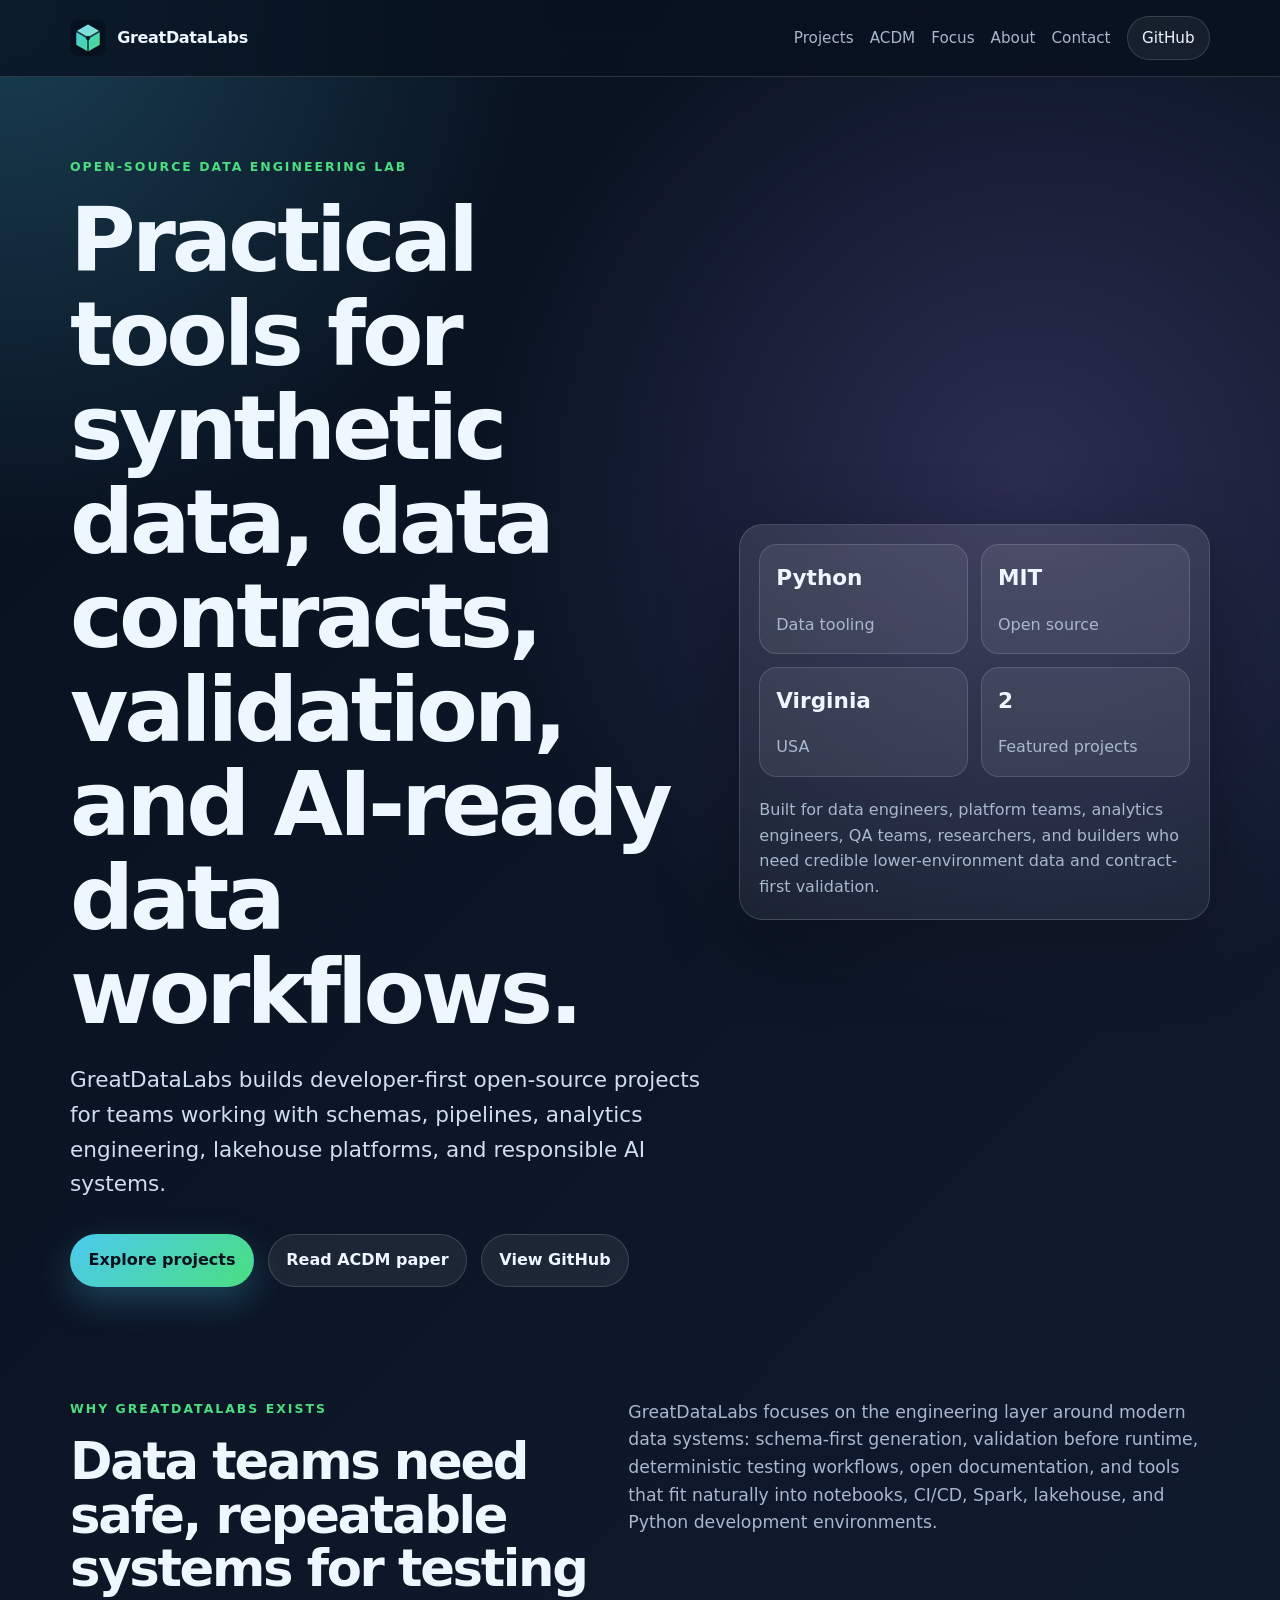
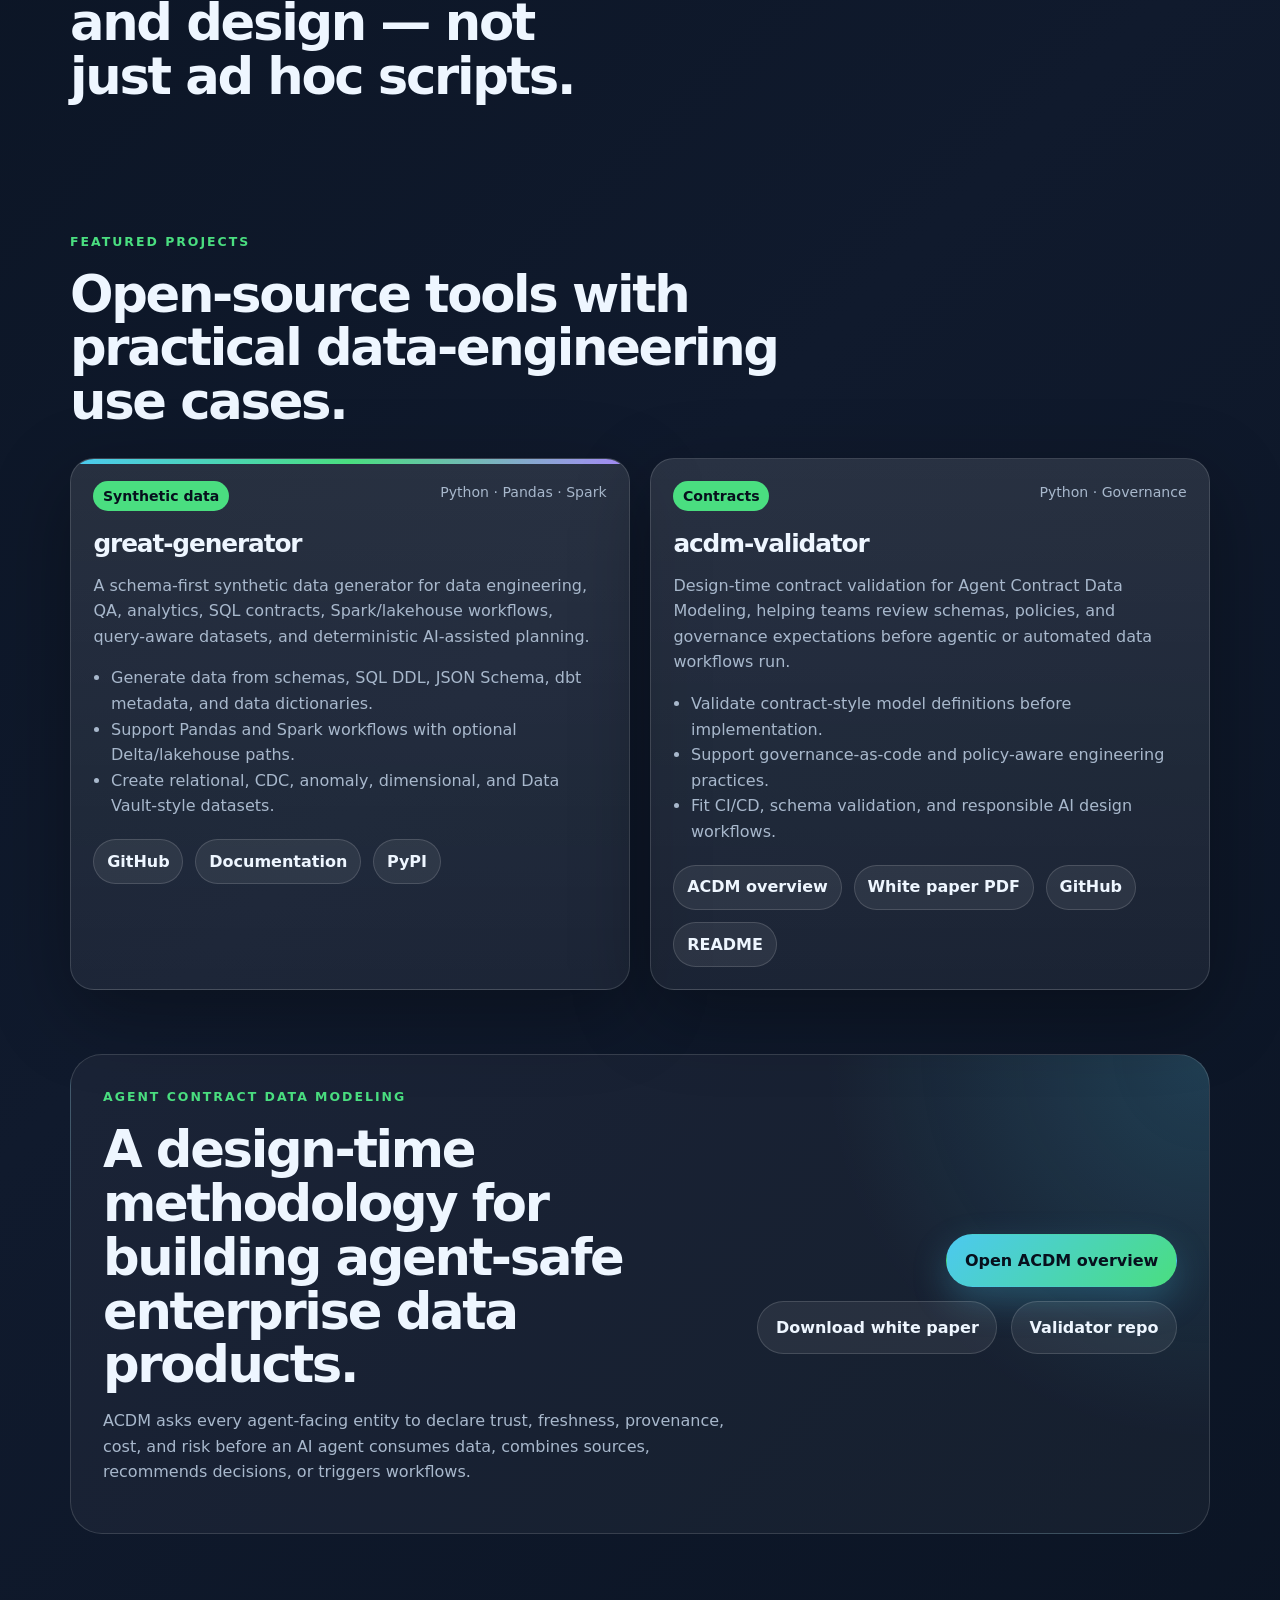
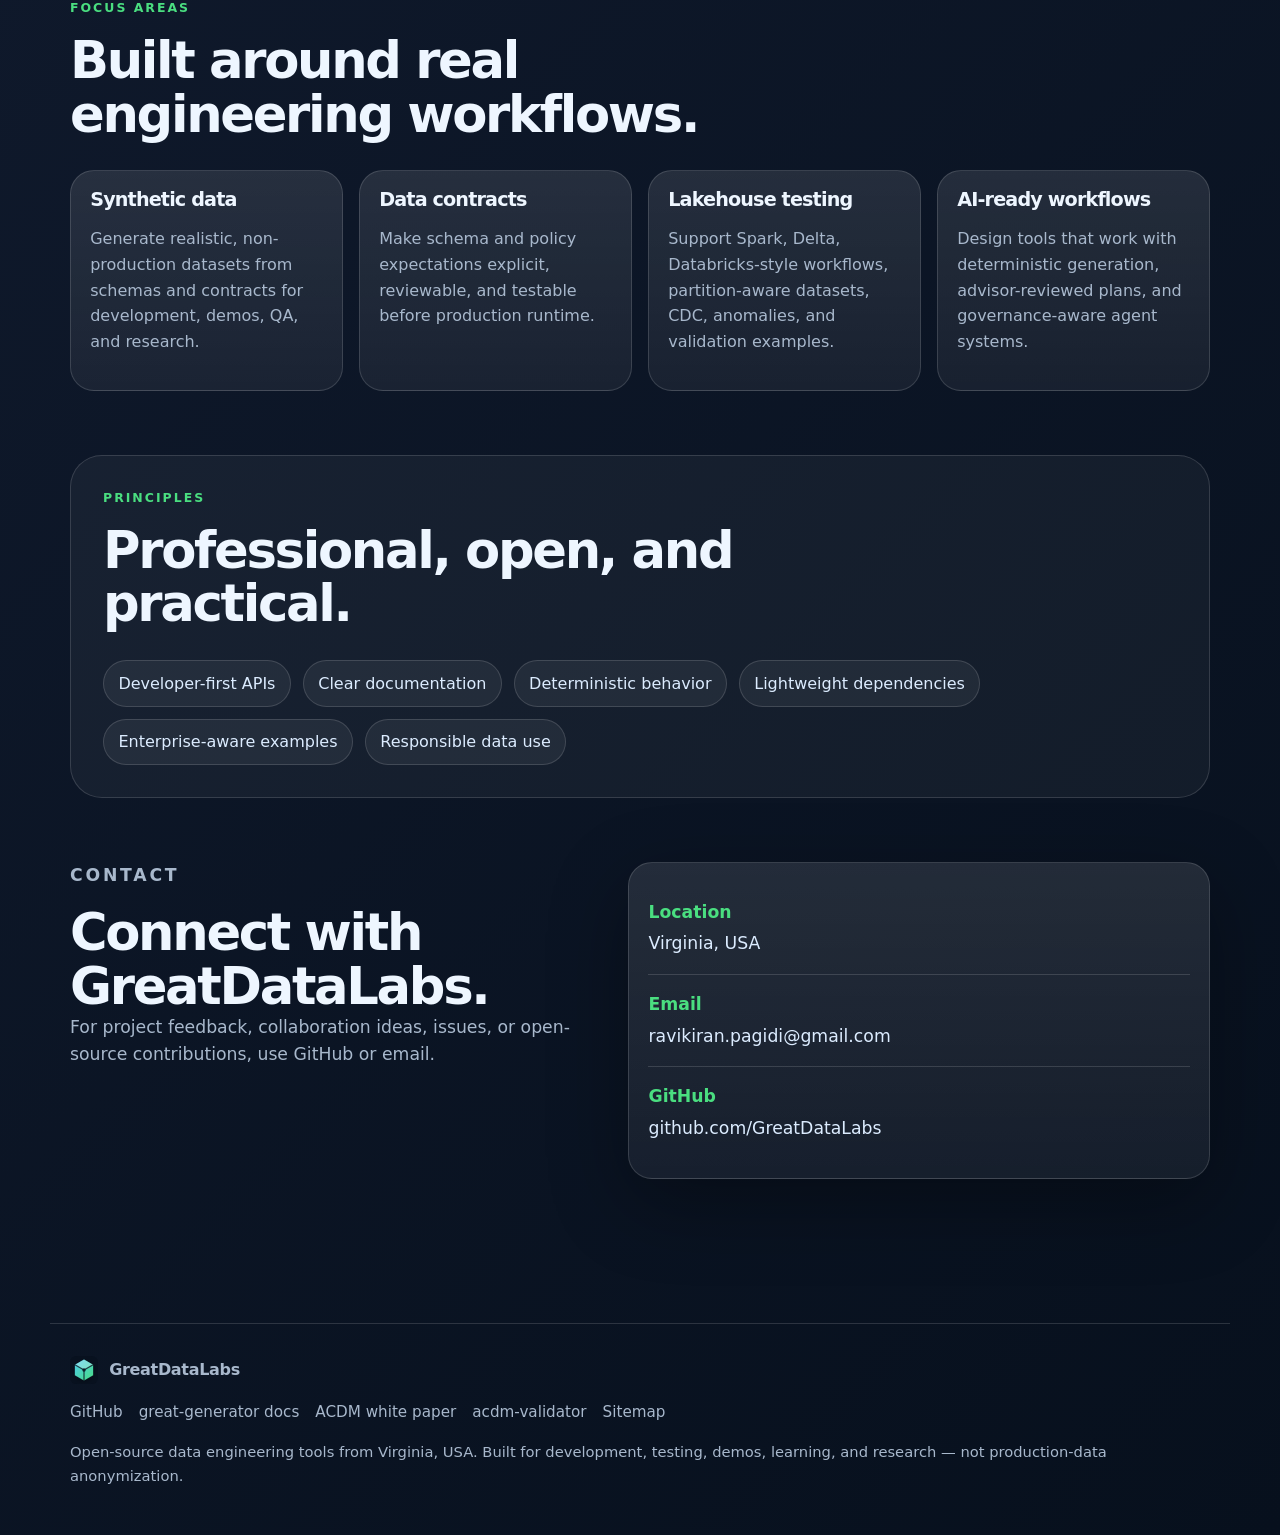
<file: index.html>
<!doctype html>
<html lang="en">
<head>
  <meta charset="utf-8" />
  <meta name="viewport" content="width=device-width, initial-scale=1" />
  <title>GreatDataLabs | Open-source data engineering tools</title>
  <meta name="description" content="GreatDataLabs is an open-source organization building practical data engineering tools for synthetic data generation, Agent Contract Data Modeling, contract validation, analytics engineering, lakehouse testing, and AI-ready workflows." />
  <meta name="keywords" content="GreatDataLabs, great-generator, acdm-validator, Agent Contract Data Modeling, ACDM, synthetic data, data engineering, data contracts, contract validation, analytics engineering, lakehouse, Spark, Python, open source" />
  <meta name="author" content="GreatDataLabs" />
  <link rel="canonical" href="https://greatdatalabs.github.io/" />
  <meta property="og:title" content="GreatDataLabs | Open-source data engineering tools" />
  <meta property="og:description" content="Open-source tools for synthetic data generation, Agent Contract Data Modeling, data contracts, validation, analytics engineering, lakehouse testing, and AI-ready workflows." />
  <meta property="og:type" content="website" />
  <meta property="og:url" content="https://greatdatalabs.github.io/" />
  <meta property="og:site_name" content="GreatDataLabs" />
  <meta property="og:image" content="https://greatdatalabs.github.io/assets/social-card.svg" />
  <meta name="twitter:card" content="summary_large_image" />
  <meta name="twitter:title" content="GreatDataLabs | Open-source data engineering tools" />
  <meta name="twitter:description" content="Practical open-source projects for synthetic data, Agent Contract Data Modeling, data contracts, validation, analytics engineering, and AI-ready data workflows." />
  <meta name="twitter:image" content="https://greatdatalabs.github.io/assets/social-card.svg" />
  <link rel="icon" href="assets/logo.svg" type="image/svg+xml" />
  <link rel="stylesheet" href="assets/styles.css" />
  <script type="application/ld+json">
  {
    "@context": "https://schema.org",
    "@graph": [
      {
        "@type": "Organization",
        "name": "GreatDataLabs",
        "url": "https://greatdatalabs.github.io/",
        "logo": "https://greatdatalabs.github.io/assets/logo.svg",
        "address": {
          "@type": "PostalAddress",
          "addressRegion": "Virginia",
          "addressCountry": "US"
        },
        "email": "ravikiran.pagidi@gmail.com",
        "sameAs": [
          "https://github.com/GreatDataLabs"
        ]
      },
      {
        "@type": "SoftwareSourceCode",
        "name": "great-generator",
        "codeRepository": "https://github.com/GreatDataLabs/great-generator",
        "programmingLanguage": "Python",
        "license": "https://opensource.org/licenses/MIT",
        "description": "Schema-first synthetic data generation for data engineering, testing, analytics, Spark, lakehouse, and deterministic AI-assisted workflows."
      },
      {
        "@type": "SoftwareSourceCode",
        "name": "acdm-validator",
        "codeRepository": "https://github.com/GreatDataLabs/acdm-validator",
        "programmingLanguage": "Python",
        "license": "https://opensource.org/licenses/MIT",
        "description": "Design-time contract validation for Agent Contract Data Modeling and governance-as-code workflows."
      }
    ]
  }
  </script>
</head>
<body>
  <a class="skip-link" href="#main">Skip to content</a>
  <header class="site-header">
    <nav class="nav" aria-label="Main navigation">
      <a class="brand" href="#top" aria-label="GreatDataLabs home">
        <img src="assets/logo.svg" alt="" width="36" height="36" />
        <span>GreatDataLabs</span>
      </a>
      <div class="nav-links">
        <a href="#projects">Projects</a>
        <a href="#acdm">ACDM</a>
        <a href="#focus">Focus</a>
        <a href="#about">About</a>
        <a href="#contact">Contact</a>
        <a class="nav-pill" href="https://github.com/GreatDataLabs">GitHub</a>
      </div>
    </nav>
  </header>

  <main id="main">
    <section class="hero" id="top">
      <div class="hero-copy">
        <p class="eyebrow">Open-source data engineering lab</p>
        <h1>Practical tools for synthetic data, data contracts, validation, and AI-ready data workflows.</h1>
        <p class="lede">GreatDataLabs builds developer-first open-source projects for teams working with schemas, pipelines, analytics engineering, lakehouse platforms, and responsible AI systems.</p>
        <div class="hero-actions">
          <a class="button primary" href="#projects">Explore projects</a>
          <a class="button secondary" href="acdm/">Read ACDM paper</a>
          <a class="button secondary" href="https://github.com/GreatDataLabs">View GitHub</a>
        </div>
      </div>
      <aside class="hero-card" aria-label="GreatDataLabs summary">
        <div class="metric-grid">
          <div><strong>Python</strong><span>Data tooling</span></div>
          <div><strong>MIT</strong><span>Open source</span></div>
          <div><strong>Virginia</strong><span>USA</span></div>
          <div><strong>2</strong><span>Featured projects</span></div>
        </div>
        <p>Built for data engineers, platform teams, analytics engineers, QA teams, researchers, and builders who need credible lower-environment data and contract-first validation.</p>
      </aside>
    </section>

    <section class="section intro" id="about">
      <div>
        <p class="eyebrow">Why GreatDataLabs exists</p>
        <h2>Data teams need safe, repeatable systems for testing and design — not just ad hoc scripts.</h2>
      </div>
      <p>GreatDataLabs focuses on the engineering layer around modern data systems: schema-first generation, validation before runtime, deterministic testing workflows, open documentation, and tools that fit naturally into notebooks, CI/CD, Spark, lakehouse, and Python development environments.</p>
    </section>

    <section class="section" id="projects">
      <div class="section-heading">
        <p class="eyebrow">Featured projects</p>
        <h2>Open-source tools with practical data-engineering use cases.</h2>
      </div>
      <div class="project-grid">
        <article class="project-card featured">
          <div class="project-topline">
            <span class="project-badge">Synthetic data</span>
            <span>Python · Pandas · Spark</span>
          </div>
          <h3>great-generator</h3>
          <p>A schema-first synthetic data generator for data engineering, QA, analytics, SQL contracts, Spark/lakehouse workflows, query-aware datasets, and deterministic AI-assisted planning.</p>
          <ul>
            <li>Generate data from schemas, SQL DDL, JSON Schema, dbt metadata, and data dictionaries.</li>
            <li>Support Pandas and Spark workflows with optional Delta/lakehouse paths.</li>
            <li>Create relational, CDC, anomaly, dimensional, and Data Vault-style datasets.</li>
          </ul>
          <div class="project-links">
            <a href="https://github.com/GreatDataLabs/great-generator">GitHub</a>
            <a href="https://greatdatalabs.github.io/great-generator/">Documentation</a>
            <a href="https://pypi.org/project/great-generator/">PyPI</a>
          </div>
        </article>

        <article class="project-card">
          <div class="project-topline">
            <span class="project-badge">Contracts</span>
            <span>Python · Governance</span>
          </div>
          <h3>acdm-validator</h3>
          <p>Design-time contract validation for Agent Contract Data Modeling, helping teams review schemas, policies, and governance expectations before agentic or automated data workflows run.</p>
          <ul>
            <li>Validate contract-style model definitions before implementation.</li>
            <li>Support governance-as-code and policy-aware engineering practices.</li>
            <li>Fit CI/CD, schema validation, and responsible AI design workflows.</li>
          </ul>
          <div class="project-links">
            <a href="acdm/">ACDM overview</a>
            <a href="assets/acdm/acdm-white-paper-final.pdf">White paper PDF</a>
            <a href="https://github.com/GreatDataLabs/acdm-validator">GitHub</a>
            <a href="https://github.com/GreatDataLabs/acdm-validator#readme">README</a>
          </div>
        </article>
      </div>
    </section>

    <section class="section acdm-callout" id="acdm">
      <div class="acdm-copy">
        <p class="eyebrow">Agent Contract Data Modeling</p>
        <h2>A design-time methodology for building agent-safe enterprise data products.</h2>
        <p>ACDM asks every agent-facing entity to declare trust, freshness, provenance, cost, and risk before an AI agent consumes data, combines sources, recommends decisions, or triggers workflows.</p>
      </div>
      <div class="acdm-actions">
        <a class="button primary" href="acdm/">Open ACDM overview</a>
        <a class="button secondary" href="assets/acdm/acdm-white-paper-final.pdf">Download white paper</a>
        <a class="button secondary" href="https://github.com/GreatDataLabs/acdm-validator">Validator repo</a>
      </div>
    </section>

    <section class="section" id="focus">
      <div class="section-heading">
        <p class="eyebrow">Focus areas</p>
        <h2>Built around real engineering workflows.</h2>
      </div>
      <div class="focus-grid">
        <div class="focus-card"><h3>Synthetic data</h3><p>Generate realistic, non-production datasets from schemas and contracts for development, demos, QA, and research.</p></div>
        <div class="focus-card"><h3>Data contracts</h3><p>Make schema and policy expectations explicit, reviewable, and testable before production runtime.</p></div>
        <div class="focus-card"><h3>Lakehouse testing</h3><p>Support Spark, Delta, Databricks-style workflows, partition-aware datasets, CDC, anomalies, and validation examples.</p></div>
        <div class="focus-card"><h3>AI-ready workflows</h3><p>Design tools that work with deterministic generation, advisor-reviewed plans, and governance-aware agent systems.</p></div>
      </div>
    </section>

    <section class="section principles">
      <div class="section-heading">
        <p class="eyebrow">Principles</p>
        <h2>Professional, open, and practical.</h2>
      </div>
      <div class="principle-list">
        <span>Developer-first APIs</span>
        <span>Clear documentation</span>
        <span>Deterministic behavior</span>
        <span>Lightweight dependencies</span>
        <span>Enterprise-aware examples</span>
        <span>Responsible data use</span>
      </div>
    </section>

    <section class="section contact" id="contact">
      <div>
        <p class="eyebrow">Contact</p>
        <h2>Connect with GreatDataLabs.</h2>
        <p>For project feedback, collaboration ideas, issues, or open-source contributions, use GitHub or email.</p>
      </div>
      <div class="contact-card">
        <p><strong>Location</strong><span>Virginia, USA</span></p>
        <p><strong>Email</strong><a href="mailto:ravikiran.pagidi@gmail.com">ravikiran.pagidi@gmail.com</a></p>
        <p><strong>GitHub</strong><a href="https://github.com/GreatDataLabs">github.com/GreatDataLabs</a></p>
      </div>
    </section>
  </main>

  <footer class="site-footer">
    <div class="footer-brand">
      <img src="assets/logo.svg" alt="" width="28" height="28" />
      <span>GreatDataLabs</span>
    </div>
    <div class="footer-links">
      <a href="https://github.com/GreatDataLabs">GitHub</a>
      <a href="https://greatdatalabs.github.io/great-generator/">great-generator docs</a>
      <a href="acdm/">ACDM white paper</a>
      <a href="https://github.com/GreatDataLabs/acdm-validator">acdm-validator</a>
      <a href="sitemap.xml">Sitemap</a>
    </div>
    <p class="small">Open-source data engineering tools from Virginia, USA. Built for development, testing, demos, learning, and research — not production-data anonymization.</p>
  </footer>
</body>
</html>
</file>
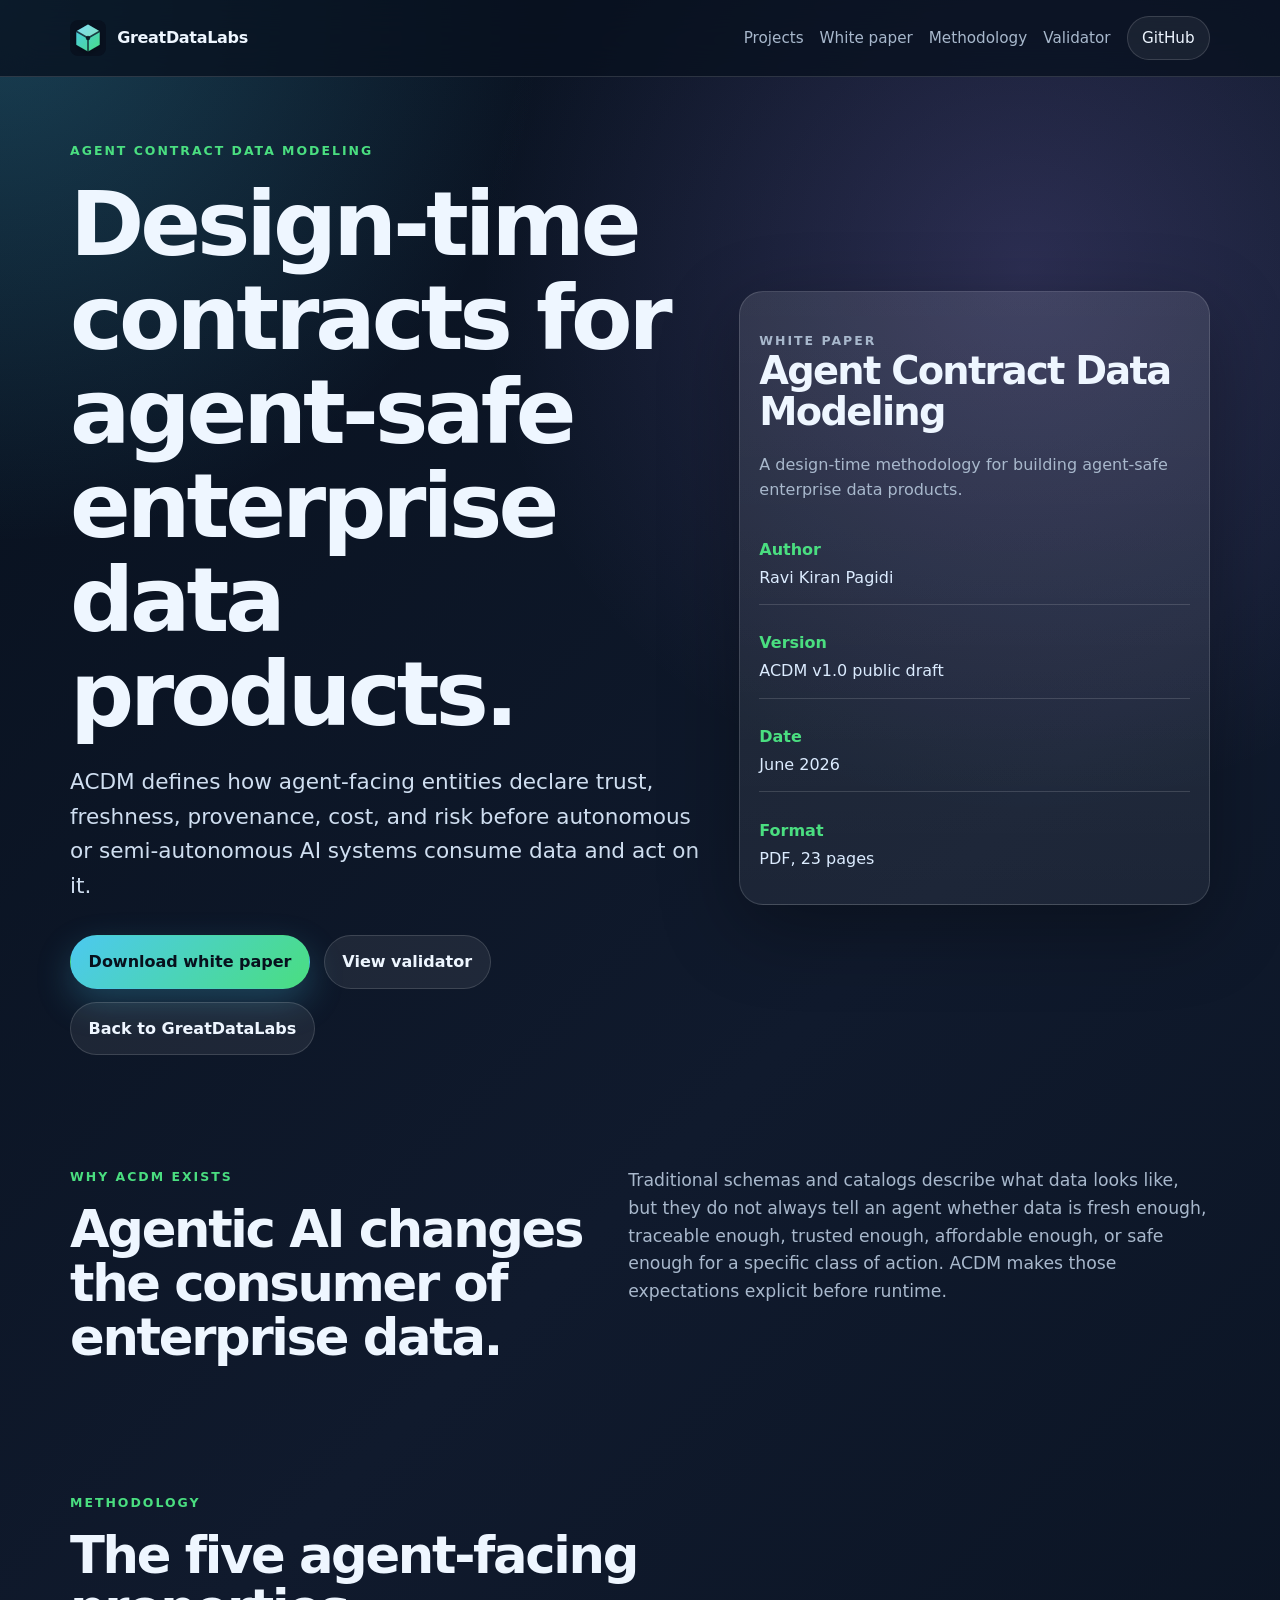
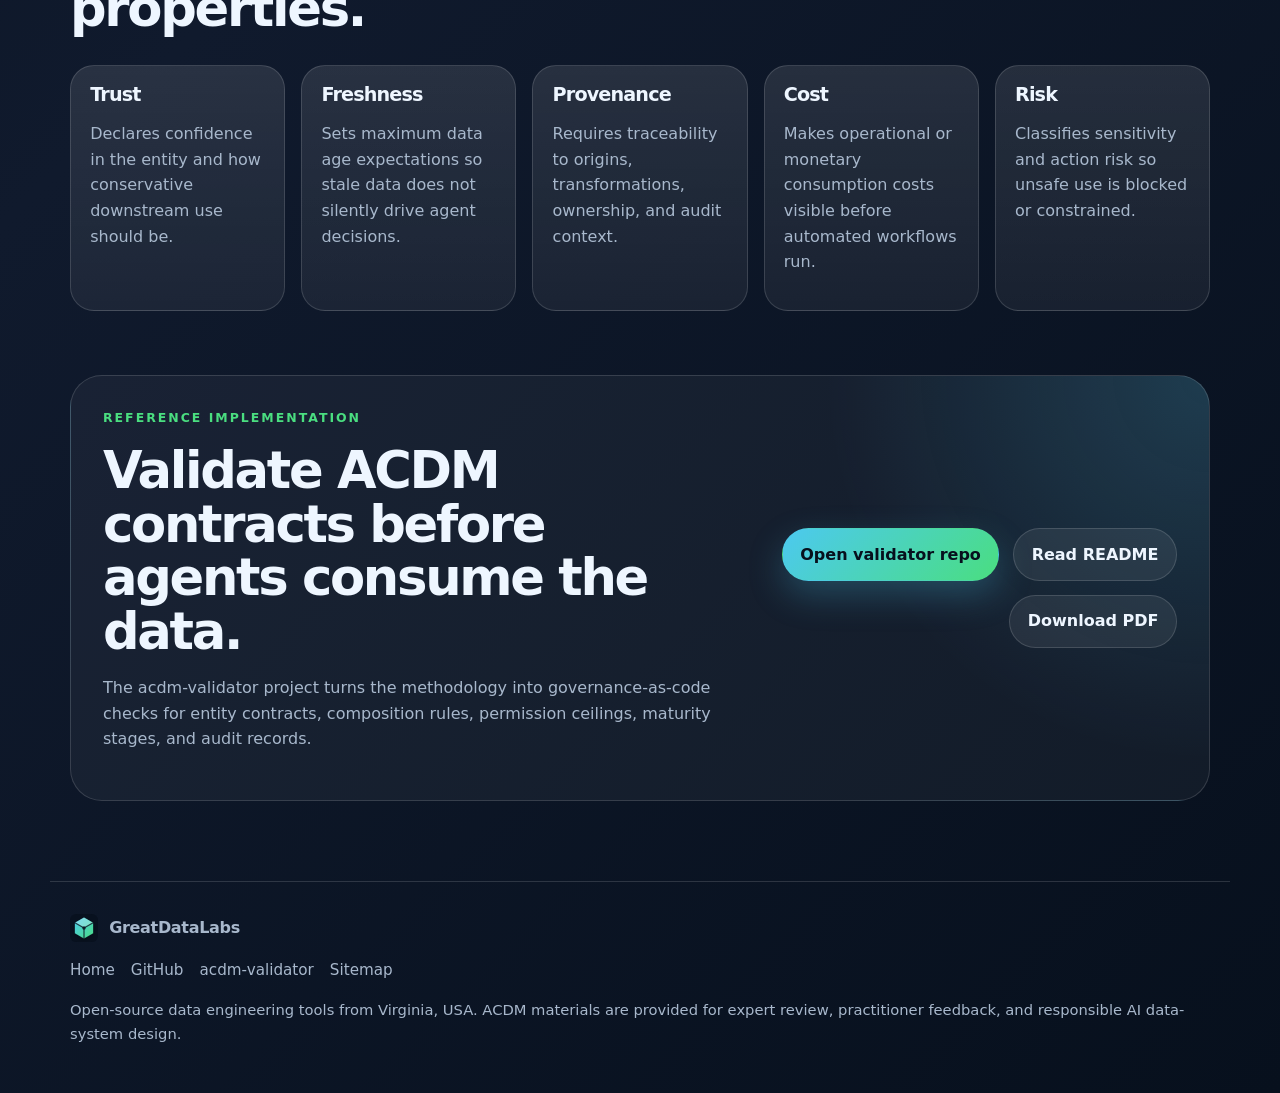
<file: acdm/index.html>
<!doctype html>
<html lang="en">
<head>
  <meta charset="utf-8" />
  <meta name="viewport" content="width=device-width, initial-scale=1" />
  <title>Agent Contract Data Modeling (ACDM) | GreatDataLabs</title>
  <meta name="description" content="Agent Contract Data Modeling is a design-time methodology for building agent-safe enterprise data products with explicit trust, freshness, provenance, cost, and risk contracts." />
  <meta name="keywords" content="Agent Contract Data Modeling, ACDM, acdm-validator, AI governance, data contracts, agent-safe data products, governance as code, responsible AI, data engineering" />
  <meta name="author" content="GreatDataLabs" />
  <link rel="canonical" href="https://greatdatalabs.github.io/acdm/" />
  <meta property="og:title" content="Agent Contract Data Modeling (ACDM)" />
  <meta property="og:description" content="A design-time methodology for building agent-safe enterprise data products." />
  <meta property="og:type" content="article" />
  <meta property="og:url" content="https://greatdatalabs.github.io/acdm/" />
  <meta property="og:site_name" content="GreatDataLabs" />
  <meta property="og:image" content="https://greatdatalabs.github.io/assets/social-card.svg" />
  <meta name="twitter:card" content="summary_large_image" />
  <meta name="twitter:title" content="Agent Contract Data Modeling (ACDM)" />
  <meta name="twitter:description" content="A design-time methodology for building agent-safe enterprise data products." />
  <meta name="twitter:image" content="https://greatdatalabs.github.io/assets/social-card.svg" />
  <link rel="icon" href="../assets/logo.svg" type="image/svg+xml" />
  <link rel="stylesheet" href="../assets/styles.css" />
  <script type="application/ld+json">
  {
    "@context": "https://schema.org",
    "@type": "ScholarlyArticle",
    "headline": "Agent Contract Data Modeling: A Design-Time Methodology for Building Agent-Safe Enterprise Data Products",
    "author": {
      "@type": "Person",
      "name": "Ravi Kiran Pagidi"
    },
    "publisher": {
      "@type": "Organization",
      "name": "GreatDataLabs",
      "url": "https://greatdatalabs.github.io/"
    },
    "datePublished": "2026-06",
    "version": "ACDM v1.0 Public Draft for Expert Review",
    "url": "https://greatdatalabs.github.io/acdm/",
    "encoding": {
      "@type": "MediaObject",
      "contentUrl": "https://greatdatalabs.github.io/assets/acdm/acdm-white-paper-final.pdf",
      "encodingFormat": "application/pdf"
    },
    "about": [
      "Agent Contract Data Modeling",
      "AI governance",
      "data contracts",
      "agent-safe data products"
    ]
  }
  </script>
</head>
<body>
  <a class="skip-link" href="#main">Skip to content</a>
  <header class="site-header">
    <nav class="nav" aria-label="Main navigation">
      <a class="brand" href="../" aria-label="GreatDataLabs home">
        <img src="../assets/logo.svg" alt="" width="36" height="36" />
        <span>GreatDataLabs</span>
      </a>
      <div class="nav-links">
        <a href="../#projects">Projects</a>
        <a href="#paper">White paper</a>
        <a href="#methodology">Methodology</a>
        <a href="#validator">Validator</a>
        <a class="nav-pill" href="https://github.com/GreatDataLabs">GitHub</a>
      </div>
    </nav>
  </header>

  <main id="main">
    <section class="hero acdm-hero">
      <div class="hero-copy">
        <p class="eyebrow">Agent Contract Data Modeling</p>
        <h1>Design-time contracts for agent-safe enterprise data products.</h1>
        <p class="lede">ACDM defines how agent-facing entities declare trust, freshness, provenance, cost, and risk before autonomous or semi-autonomous AI systems consume data and act on it.</p>
        <div class="hero-actions">
          <a class="button primary" href="../assets/acdm/acdm-white-paper-final.pdf">Download white paper</a>
          <a class="button secondary" href="https://github.com/GreatDataLabs/acdm-validator">View validator</a>
          <a class="button secondary" href="../">Back to GreatDataLabs</a>
        </div>
      </div>
      <aside class="hero-card paper-card" id="paper" aria-label="ACDM white paper details">
        <p class="eyebrow">White paper</p>
        <h2>Agent Contract Data Modeling</h2>
        <p>A design-time methodology for building agent-safe enterprise data products.</p>
        <dl class="paper-facts">
          <div><dt>Author</dt><dd>Ravi Kiran Pagidi</dd></div>
          <div><dt>Version</dt><dd>ACDM v1.0 public draft</dd></div>
          <div><dt>Date</dt><dd>June 2026</dd></div>
          <div><dt>Format</dt><dd>PDF, 23 pages</dd></div>
        </dl>
      </aside>
    </section>

    <section class="section intro">
      <div>
        <p class="eyebrow">Why ACDM exists</p>
        <h2>Agentic AI changes the consumer of enterprise data.</h2>
      </div>
      <p>Traditional schemas and catalogs describe what data looks like, but they do not always tell an agent whether data is fresh enough, traceable enough, trusted enough, affordable enough, or safe enough for a specific class of action. ACDM makes those expectations explicit before runtime.</p>
    </section>

    <section class="section" id="methodology">
      <div class="section-heading">
        <p class="eyebrow">Methodology</p>
        <h2>The five agent-facing properties.</h2>
      </div>
      <div class="focus-grid acdm-property-grid">
        <div class="focus-card"><h3>Trust</h3><p>Declares confidence in the entity and how conservative downstream use should be.</p></div>
        <div class="focus-card"><h3>Freshness</h3><p>Sets maximum data age expectations so stale data does not silently drive agent decisions.</p></div>
        <div class="focus-card"><h3>Provenance</h3><p>Requires traceability to origins, transformations, ownership, and audit context.</p></div>
        <div class="focus-card"><h3>Cost</h3><p>Makes operational or monetary consumption costs visible before automated workflows run.</p></div>
        <div class="focus-card"><h3>Risk</h3><p>Classifies sensitivity and action risk so unsafe use is blocked or constrained.</p></div>
      </div>
    </section>

    <section class="section acdm-callout" id="validator">
      <div class="acdm-copy">
        <p class="eyebrow">Reference implementation</p>
        <h2>Validate ACDM contracts before agents consume the data.</h2>
        <p>The acdm-validator project turns the methodology into governance-as-code checks for entity contracts, composition rules, permission ceilings, maturity stages, and audit records.</p>
      </div>
      <div class="acdm-actions">
        <a class="button primary" href="https://github.com/GreatDataLabs/acdm-validator">Open validator repo</a>
        <a class="button secondary" href="https://github.com/GreatDataLabs/acdm-validator#readme">Read README</a>
        <a class="button secondary" href="../assets/acdm/acdm-white-paper-final.pdf">Download PDF</a>
      </div>
    </section>
  </main>

  <footer class="site-footer">
    <div class="footer-brand">
      <img src="../assets/logo.svg" alt="" width="28" height="28" />
      <span>GreatDataLabs</span>
    </div>
    <div class="footer-links">
      <a href="../">Home</a>
      <a href="https://github.com/GreatDataLabs">GitHub</a>
      <a href="https://github.com/GreatDataLabs/acdm-validator">acdm-validator</a>
      <a href="../sitemap.xml">Sitemap</a>
    </div>
    <p class="small">Open-source data engineering tools from Virginia, USA. ACDM materials are provided for expert review, practitioner feedback, and responsible AI data-system design.</p>
  </footer>
</body>
</html>
</file>
<file: assets/styles.css>
:root {
  --bg: #08111f;
  --bg-soft: #0e1a2c;
  --panel: rgba(255, 255, 255, 0.075);
  --panel-strong: rgba(255, 255, 255, 0.12);
  --text: #eef6ff;
  --muted: #a8b8cc;
  --line: rgba(255, 255, 255, 0.14);
  --brand: #4cc9f0;
  --brand-2: #4ade80;
  --brand-3: #a78bfa;
  --shadow: 0 24px 80px rgba(0, 0, 0, 0.32);
  --radius: 24px;
}

* { box-sizing: border-box; }
html { scroll-behavior: smooth; }
body {
  margin: 0;
  font-family: Inter, ui-sans-serif, system-ui, -apple-system, BlinkMacSystemFont, "Segoe UI", sans-serif;
  color: var(--text);
  background:
    radial-gradient(circle at top left, rgba(76, 201, 240, 0.26), transparent 34rem),
    radial-gradient(circle at 80% 10%, rgba(167, 139, 250, 0.2), transparent 34rem),
    linear-gradient(135deg, #07101d 0%, #101a2d 46%, #07101d 100%);
  line-height: 1.6;
}

a { color: inherit; text-decoration: none; }
a:hover { color: var(--brand); }

.skip-link {
  position: absolute;
  left: 1rem;
  top: -4rem;
  padding: .75rem 1rem;
  background: white;
  color: #07101d;
  border-radius: .75rem;
  z-index: 20;
}
.skip-link:focus { top: 1rem; }

.site-header {
  position: sticky;
  top: 0;
  z-index: 10;
  backdrop-filter: blur(18px);
  background: rgba(8, 17, 31, 0.78);
  border-bottom: 1px solid var(--line);
}
.nav {
  max-width: 1180px;
  margin: 0 auto;
  display: flex;
  align-items: center;
  justify-content: space-between;
  padding: 1rem 1.25rem;
  gap: 1rem;
}
.brand, .footer-brand {
  display: inline-flex;
  align-items: center;
  gap: .7rem;
  font-weight: 800;
  letter-spacing: -.02em;
}
.nav-links, .footer-links {
  display: flex;
  align-items: center;
  gap: 1rem;
  flex-wrap: wrap;
  color: var(--muted);
  font-size: .95rem;
}
.nav-pill {
  border: 1px solid var(--line);
  border-radius: 999px;
  padding: .55rem .9rem;
  color: var(--text);
  background: rgba(255, 255, 255, 0.06);
}

main { max-width: 1180px; margin: 0 auto; padding: 0 1.25rem 5rem; }
.hero {
  min-height: 78vh;
  display: grid;
  grid-template-columns: minmax(0, 1.15fr) minmax(320px, .85fr);
  align-items: center;
  gap: 2rem;
  padding: 5rem 0 3rem;
}
.eyebrow {
  color: var(--brand-2);
  text-transform: uppercase;
  letter-spacing: .16em;
  font-weight: 800;
  font-size: .78rem;
  margin: 0 0 1rem;
}
h1, h2, h3 { line-height: 1.05; letter-spacing: -.045em; margin: 0; }
h1 { font-size: clamp(3rem, 7vw, 6.8rem); max-width: 900px; }
h2 { font-size: clamp(2rem, 4vw, 3.5rem); }
h3 { font-size: 1.55rem; }
.lede {
  max-width: 760px;
  color: #cfdef0;
  font-size: clamp(1.1rem, 2vw, 1.35rem);
  margin: 1.5rem 0 0;
}
.hero-actions { display: flex; gap: .85rem; flex-wrap: wrap; margin-top: 2rem; }
.button {
  display: inline-flex;
  align-items: center;
  justify-content: center;
  min-height: 48px;
  padding: .8rem 1.1rem;
  border-radius: 999px;
  font-weight: 800;
  border: 1px solid var(--line);
}
.button.primary {
  color: #07101d;
  background: linear-gradient(135deg, var(--brand), var(--brand-2));
  border-color: transparent;
  box-shadow: 0 14px 35px rgba(76, 201, 240, .25);
}
.button.secondary { background: rgba(255,255,255,.07); }
.hero-card, .project-card, .focus-card, .contact-card {
  background: linear-gradient(180deg, rgba(255,255,255,.105), rgba(255,255,255,.055));
  border: 1px solid var(--line);
  border-radius: var(--radius);
  box-shadow: var(--shadow);
}
.hero-card { padding: 1.2rem; }
.hero-card p { color: var(--muted); margin: 1.25rem 0 0; }
.metric-grid {
  display: grid;
  grid-template-columns: repeat(2, 1fr);
  gap: .8rem;
}
.metric-grid div {
  min-height: 110px;
  padding: 1rem;
  background: rgba(255,255,255,.07);
  border: 1px solid var(--line);
  border-radius: 18px;
  display: flex;
  flex-direction: column;
  justify-content: space-between;
}
.metric-grid strong { font-size: 1.35rem; }
.metric-grid span { color: var(--muted); }
.section { padding: 4rem 0; }
.intro, .contact {
  display: grid;
  grid-template-columns: .95fr 1.05fr;
  gap: 2rem;
  align-items: start;
}
.intro > p, .contact > div > p { color: var(--muted); font-size: 1.08rem; margin-top: 0; }
.section-heading { max-width: 780px; margin-bottom: 1.8rem; }
.project-grid { display: grid; grid-template-columns: repeat(2, minmax(0, 1fr)); gap: 1.25rem; }
.project-card { padding: 1.4rem; position: relative; overflow: hidden; }
.project-card.featured::before {
  content: "";
  position: absolute;
  inset: 0 0 auto 0;
  height: 5px;
  background: linear-gradient(90deg, var(--brand), var(--brand-2), var(--brand-3));
}
.project-topline {
  display: flex;
  justify-content: space-between;
  gap: 1rem;
  color: var(--muted);
  font-size: .88rem;
  margin-bottom: 1.2rem;
}
.project-badge {
  color: #07101d;
  background: var(--brand-2);
  padding: .25rem .6rem;
  border-radius: 999px;
  font-weight: 900;
}
.project-card p, .project-card li, .focus-card p { color: var(--muted); }
.project-card ul { padding-left: 1.1rem; margin: 1rem 0 1.25rem; }
.project-links { display: flex; gap: .75rem; flex-wrap: wrap; }
.project-links a {
  border: 1px solid var(--line);
  background: rgba(255,255,255,.07);
  border-radius: 999px;
  padding: .55rem .8rem;
  font-weight: 800;
}
.focus-grid { display: grid; grid-template-columns: repeat(4, minmax(0, 1fr)); gap: 1rem; }
.focus-card { padding: 1.2rem; box-shadow: none; }
.focus-card h3 { font-size: 1.2rem; }
.acdm-callout {
  display: grid;
  grid-template-columns: 1.2fr .8fr;
  gap: 1.5rem;
  align-items: center;
  background:
    radial-gradient(circle at top right, rgba(76, 201, 240, .18), transparent 24rem),
    rgba(255,255,255,.045);
  border: 1px solid var(--line);
  border-radius: calc(var(--radius) + 8px);
  padding: 2rem;
}
.acdm-copy p:not(.eyebrow), .paper-card p { color: var(--muted); }
.acdm-actions { display: flex; flex-wrap: wrap; gap: .85rem; justify-content: flex-end; }
.acdm-hero { min-height: auto; padding-top: 4rem; }
.paper-card h2 { font-size: clamp(1.8rem, 3vw, 2.5rem); }
.paper-facts {
  display: grid;
  gap: .75rem;
  margin: 1.25rem 0 0;
}
.paper-facts div {
  display: grid;
  gap: .15rem;
  padding: .85rem 0;
  border-bottom: 1px solid var(--line);
}
.paper-facts div:last-child { border-bottom: 0; }
.paper-facts dt {
  color: var(--brand-2);
  font-weight: 800;
}
.paper-facts dd {
  color: #dcecff;
  margin: 0;
}
.acdm-property-grid { grid-template-columns: repeat(5, minmax(0, 1fr)); }
.principles {
  background: rgba(255,255,255,.045);
  border: 1px solid var(--line);
  border-radius: calc(var(--radius) + 8px);
  padding: 2rem;
}
.principle-list { display: flex; flex-wrap: wrap; gap: .75rem; }
.principle-list span {
  border: 1px solid var(--line);
  border-radius: 999px;
  padding: .6rem .9rem;
  color: #dcecff;
  background: rgba(255,255,255,.06);
}
.contact-card { padding: 1.2rem; }
.contact-card p { margin: 0; padding: 1rem 0; border-bottom: 1px solid var(--line); display: grid; gap: .25rem; }
.contact-card p:last-child { border-bottom: 0; }
.contact-card strong { color: var(--brand-2); }
.contact-card span, .contact-card a { color: #dcecff; }
.site-footer {
  border-top: 1px solid var(--line);
  padding: 2rem 1.25rem 3rem;
  max-width: 1180px;
  margin: 0 auto;
  color: var(--muted);
}
.site-footer { display: grid; gap: 1rem; }
.small { font-size: .92rem; margin: 0; }

@media (max-width: 920px) {
  .hero, .intro, .contact, .acdm-callout { grid-template-columns: 1fr; }
  .project-grid, .focus-grid, .acdm-property-grid { grid-template-columns: 1fr; }
  .acdm-actions { justify-content: flex-start; }
  .nav { align-items: flex-start; flex-direction: column; }
  .nav-links { gap: .75rem; }
}

@media (max-width: 560px) {
  main { padding-inline: 1rem; }
  .hero { padding-top: 3rem; }
  .metric-grid { grid-template-columns: 1fr; }
  .project-topline { flex-direction: column; }
}
</file>
